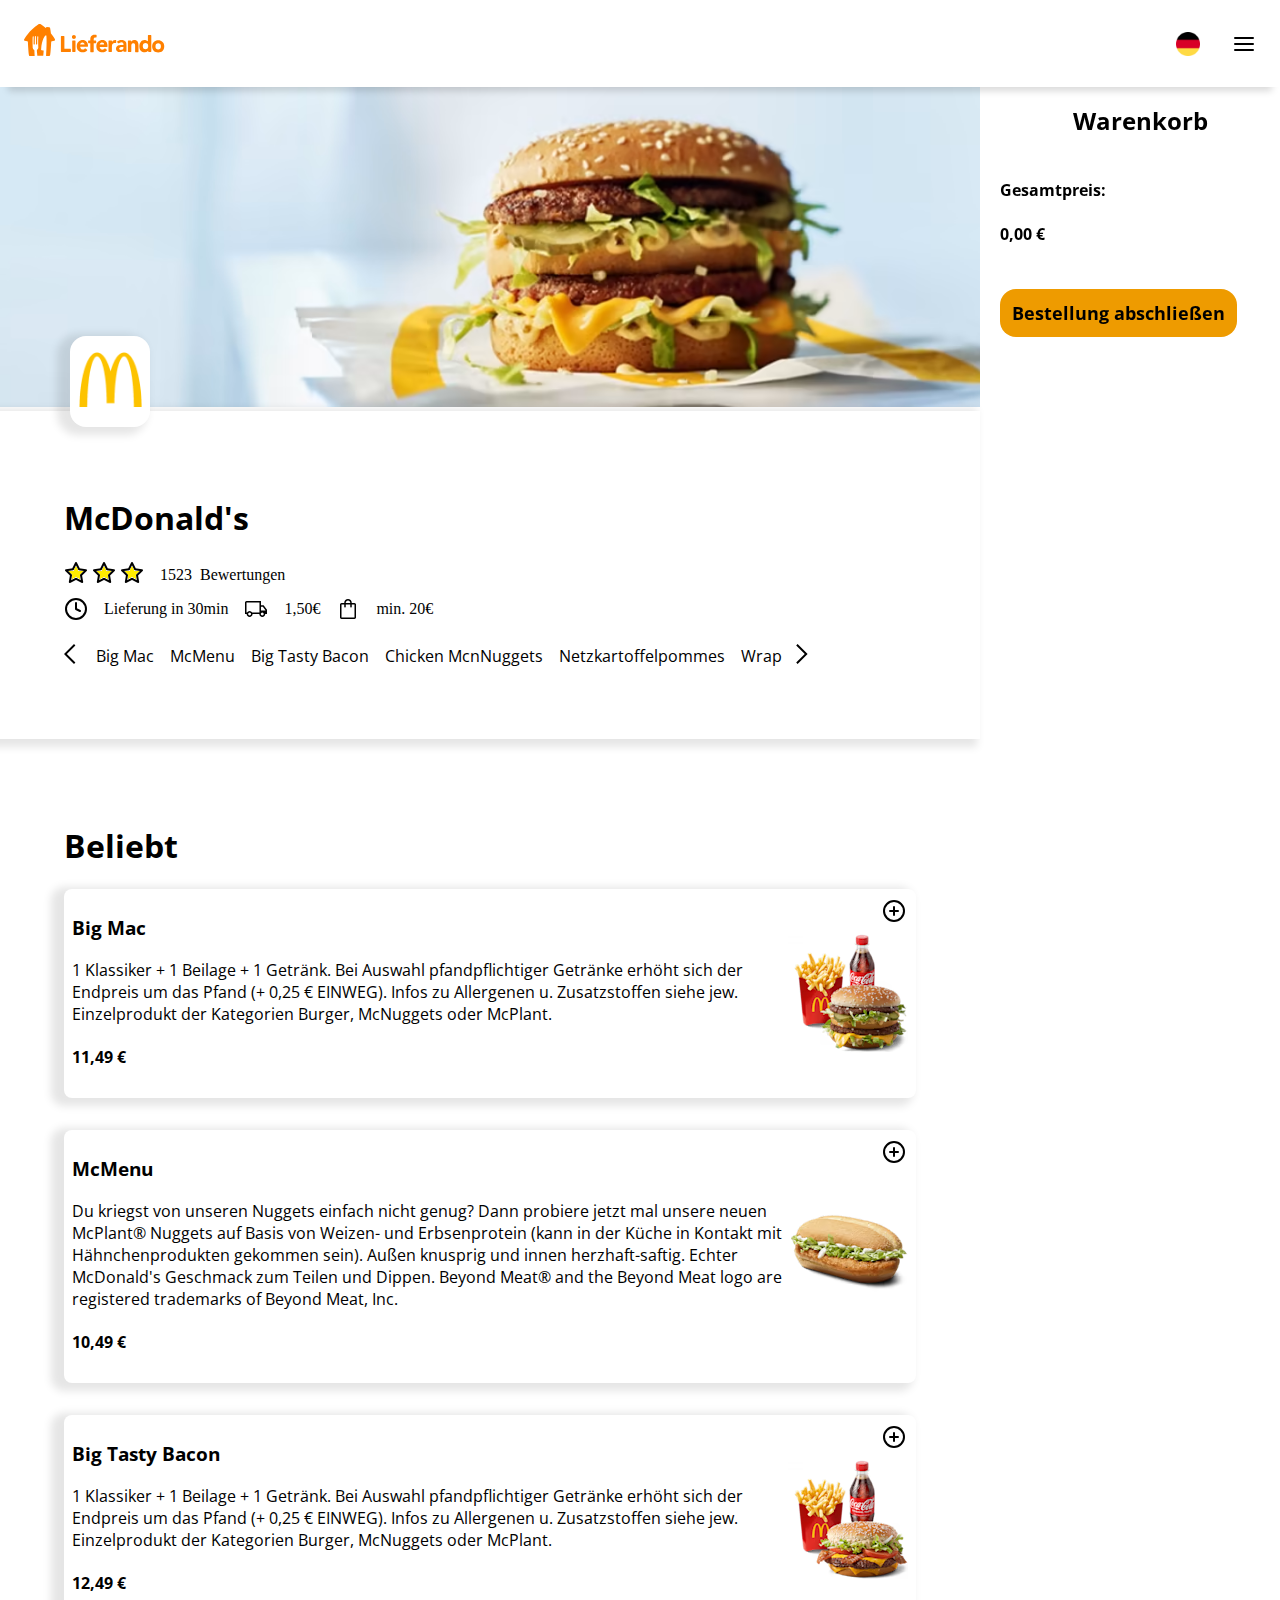
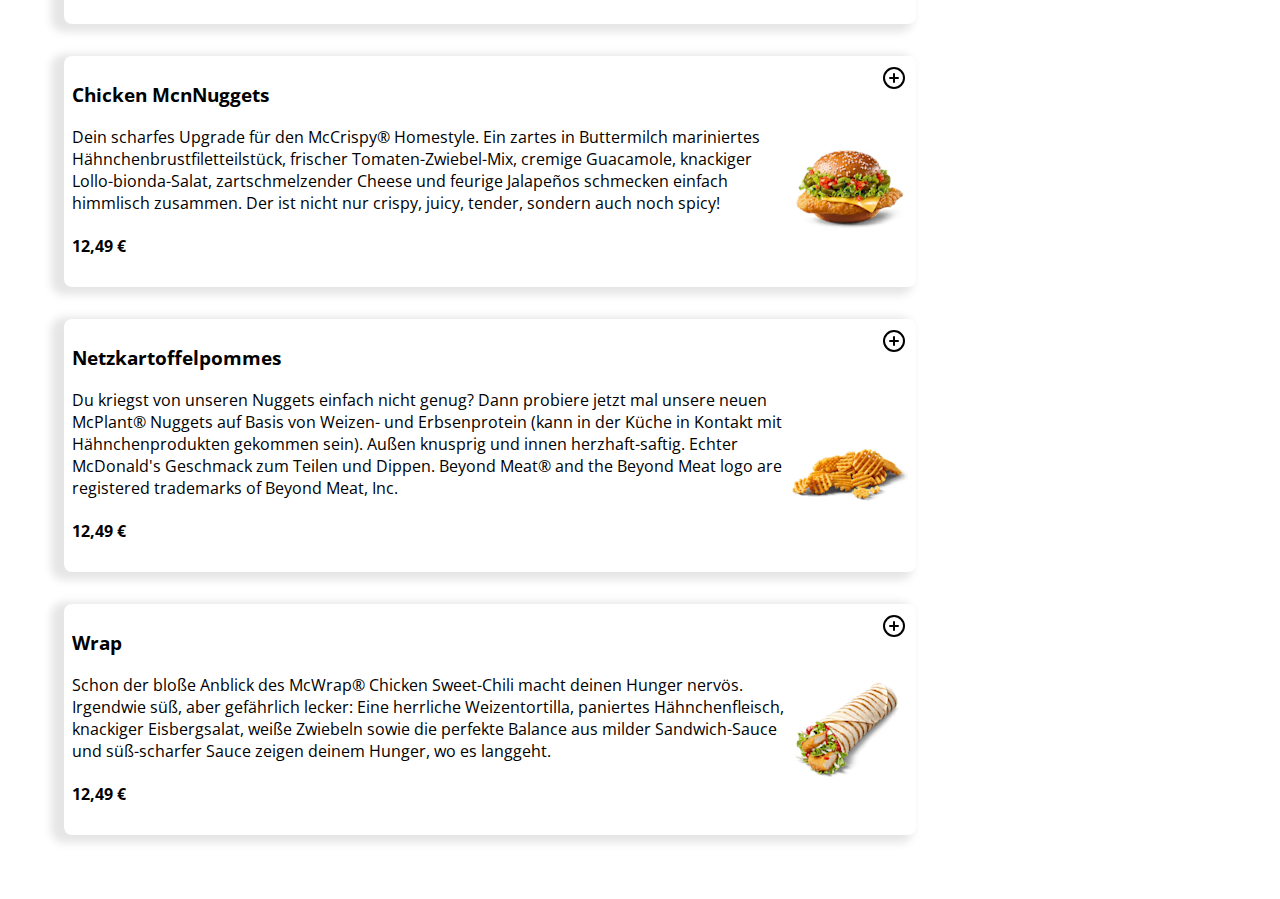
<file: index.html>
<!DOCTYPE html>
<html lang="en">

<head>
    <meta charset="UTF-8">
    <meta http-equiv="X-UA-Compatible" content="IE=edge">
    <meta name="viewport" content="width=device-width, initial-scale=1.0">
    <title>Lieferando</title>
    <link href="style.css" rel="stylesheet">
    <link href="fonts.css" rel="stylesheet">
    <script src="script.js"></script>
</head>

<body onload="render()">

    <header>
        <div class="header-left-side">
            <a href="/index.html"><img src="./img/lieferando-brand.svg" class="brand-logo"></a>
        </div>

        <div class="header-right-side">
            <img src="./icons/germany.png" class="lang-icon">
            <img src="./icons/menu.svg" id="burger-menu" onclick="popup(), showPoup()">
        </div>
    </header>

    <div class="main-container" id="main-container">
        <main>
            <img src="./img/burger.avif" class="food-img">

            <div class="logo-container">
                <img src="./icons/mcd.png" class="restaurant-logo">
            </div>
        </main>


        <div class="restaurant-info">

            <h1>McDonald's</h1>
            <div class="ratingContainer">
                <div class="rating" id="rating"><img src="./icons/star.svg" alt="rating"></div>
                <div class="comments" id="comments"></div>
            </div>
            <div class="delivery-info">
                <img src="./icons/clock.svg" class="icon-basket"> Lieferung in 30min
                <img src="./icons/shipping.svg" class="icon-basket"> 1,50€
                <img src="./icons/bag.svg" class="icon-basket">min. 20€
            </div>
            <div class="food-nav-container">
                <div class="icon-background"><img src="./icons/arrow-back.svg" class="icon-basket"
                        onclick="rightScroll()"></div>
                <div class="food-nav" id="food-nav"></div>
                <div class="icon-background"><img src="./icons/arrow-forward.svg" class="icon-basket"
                        onclick="leftScroll()"></div>
            </div>

        </div>

        <div class="cards-container">
            <h1>Beliebt</h1>
            <div class="cards" id="cards"></div>
        </div>

        <aside>
            <div class="basket-container">
                <h2>Warenkorb</h2>
                <div class="basket" id="basket">
                </div>
                <br><b>Gesamtpreis:</b><br>
                <div class="sum" id="sum"></div>
            </div>

        </aside>
    </div>

    <div class="mobile-basket" id="mobile-basket">
        <button class="mobile-basket-button" id="mobile-basket-button" onclick="showPopupBasket()">Warenkorb:</button>
    </div>

    <div class="mobile-basket-popup-background" id="mobile-basket-popup-background">
        <div class="popup-close scale" onclick="closePopupBasket()">
            <img src="./icons/x.svg">
        </div>
        <div class="mobile-basket-popup scale">
            <div class="mobile-basket-popup-content">

            </div>
            <div id="sum-mobile-basket">
            </div>
            <div>
                <a href="./order-complete.html"><button onclick="emptyBasket()">Bestellung abschließen</button></a>
            </div>

        </div>





    </div>
</body>

</html>
</file>
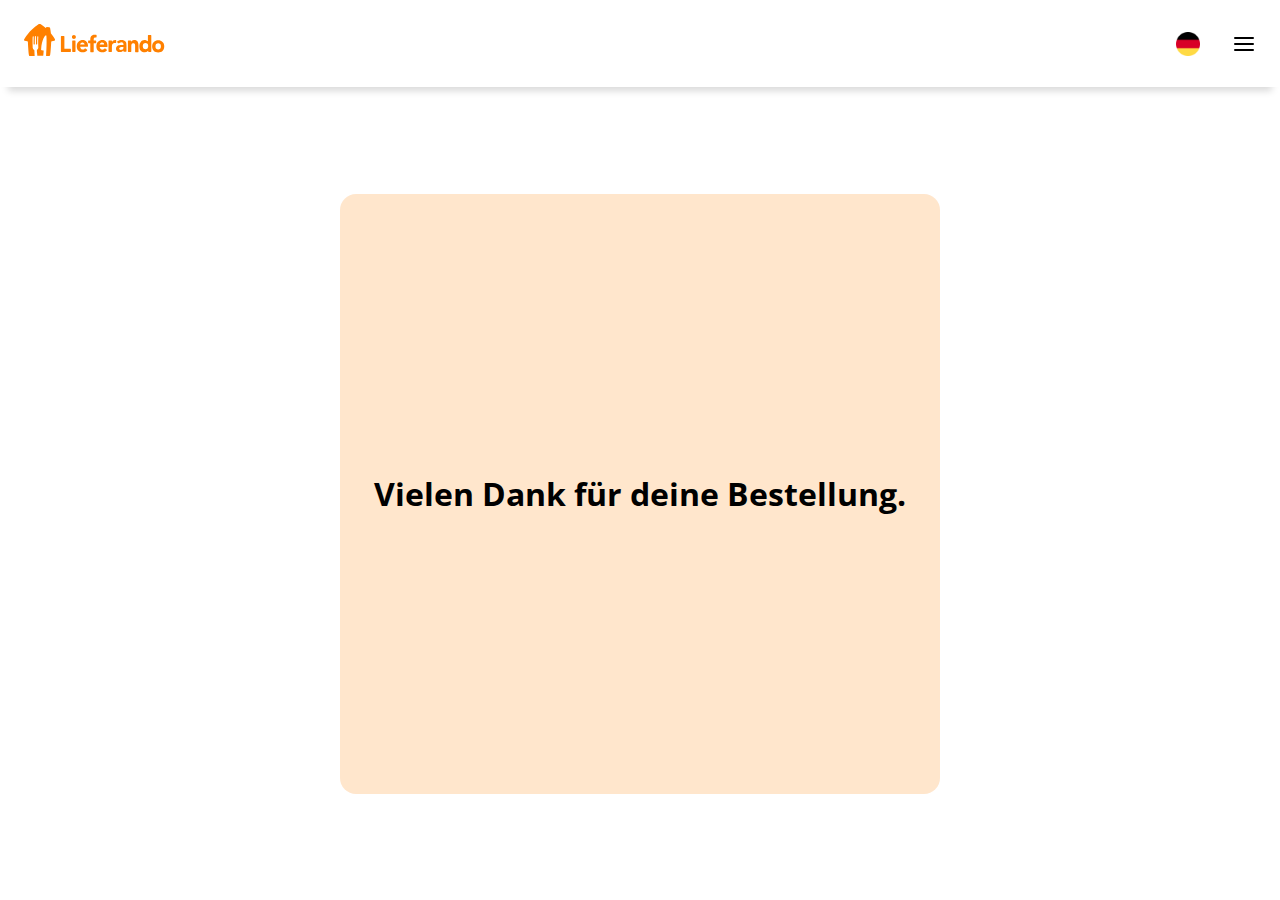
<file: order-complete.html>
<!DOCTYPE html>
<html lang="en">

<head>
    <meta charset="UTF-8">
    <meta http-equiv="X-UA-Compatible" content="IE=edge">
    <meta name="viewport" content="width=device-width, initial-scale=1.0">
    <title>Lieferando</title>
    <link href="style.css" rel="stylesheet">
    <link href="fonts.css" rel="stylesheet">
    <script src="script.js"></script>
</head>

<body>

    <header>
        <div class="header-left-side">
            <a href="./index.html"><img src="./img/lieferando-brand.svg" class="brand-logo"></a>
        </div>

        <div class="header-right-side">
            <img src="./icons/germany.png" class="lang-icon">
            <img src="./icons/menu.svg" id="burger-menu" onclick="popup(), showPoup()">
        </div>
    </header>
    <div class="order-complete-container">
        <div class="complete-container">
            <h1>Vielen Dank für deine Bestellung.</h1>
        </div>
    </div>
</body>

</html>
</file>
<file: style.css>
html {
    scroll-behavior: smooth;
}

body {
    margin: 0;
}

header {
    display: flex;
    justify-content: space-between;
    padding: 24px;
    box-shadow: 0px 12px 7px -8px rgba(0, 0, 0, 0.15);
    z-index: 8;
    background-color: white;
}

.lang-icon {
    width: 24px;
    height: 24px;
}

.header-right-side {
    display: inherit;
    align-items: center;
    gap: 32px;
}

main {
    position: relative;
}

.food-img {
    height: 320px;
    object-fit: cover;
    position: relative;
    z-index: -1;
    width: 100%;
    overflow: hidden;
}

.main-container {
    display: block;
    width: calc(100% - 300px);
}

.basket-container {
    position: fixed;
    top: 84px;
    right: 0;
    width: 280px;
    font-family: 'Open Sans', sans-serif;
}

h1 {
    font-family: "Open Sans", sans-serif;
}


h2 {
    font-family: "Open Sans", sans-serif;
    text-align: center;
}

.logo-container {
    background-color: white;
    position: absolute;
    left: 70px;
    bottom: -16px;
    border-radius: 16px;
    padding-bottom: 16px;
    padding-top: 16px;
    box-shadow: -8px 3px 8px 5px rgba(0, 0, 0, 0.1);
}

.restaurant-logo {
    width: 80px;
}

.restaurant-info {
    padding: 64px;
    box-shadow: -8px 3px 8px 5px rgba(0, 0, 0, 0.1);

}

.food-nav {
    overflow: hidden;
    white-space: nowrap;
    display: flex;
    scroll-behavior: smooth;
}

.food-nav-inline {
    display: inline-block;
    padding: 8px;
}


.food-nav a {
    text-decoration: none;
    font-family: 'Open Sans', sans-serif;
    color: black;
    font-size: 16;
}

.food-nav-inline:hover {
    cursor: pointer;
    background-color: aliceblue;
    border-radius: 16px;
}

.food-nav-container {
    display: flex;
    align-items: center;
}

.ratingContainer {
    display: flex;
    align-items: center;
    gap: 16px;
    margin-bottom: 8px;
}

.delivery-info {
    display: flex;
    align-items: center;
    gap: 16px;
    margin-bottom: 16px;
}

.cards-container {
    padding: 64px;
}

.cards {
    display: flex;
    gap: 32px;
    flex-direction: column;
    font-family: 'Open Sans', sans-serif;
}

.card {
    padding: 8px;
    box-shadow: -8px 3px 8px 5px rgba(0, 0, 0, 0.1);
    border-radius: 8px;
    display: flex;
    justify-content: space-around;
    align-items: center;
    position: relative;

}

.card:hover {
    cursor: pointer;
    scale: 1.02;
    background-color: rgb(226, 226, 226);
    transition: 50ms scale ease-in-out;

}

.card-img {}

.plus {
    position: absolute;
    top: 10px;
    right: 10px;
    width: 24px;
    height: 24px;
}

.plus:hover {
    scale: 1.1;
    cursor: pointer;
}

.basket {
    font-family: 'Open Sans', sans-serif;
    font-size: 14px;
    box-shadow: 2px 2px 2px rgba(0, 0, 0, 0.15);
}

table {
    width: 100%;
    text-align: left;
    animation: 225ms appear ease-in-out;
}

.icon-basket {
    width: 24px;
    height: 24px;
}

.icon-basket:hover {
    scale: 1.1;
    cursor: pointer;
}

.icon-background {
    background-color: white;
}

.addNotes {
    cursor: pointer;
    text-decoration: underline;
}

.note-input {
    display: flex;
    align-items: center;
    gap: 8px;
}

textarea {
    font-family: 'Open Sans', sans-serif;
    border-radius: 8px;
}

textarea:focus {
    outline: none;
}

.note-input img {
    width: 20px;
    height: 20px;
}

.changeNote {
    text-decoration: underline;
    color: blue;
    cursor: pointer;
}

button {
    font-family: 'Open Sans', sans-serif;
    font-weight: 700;
    font-size: 18px;
    background-color: rgb(238, 155, 0);
    border-radius: 16px;
    border: 0;
    padding: 12px;
}

button:hover {
    scale: 1.1;
    transition: 50ms scale ease-in-out;
    cursor: pointer;
}

.popup-container {
    background-color: rgba(0, 0, 0, 0.5);
    position: fixed;
    top: 0;
    right: 0;
    bottom: 0;
    left: 0;
    display: none;
    animation: 200ms appear ease-in-out;
}

@keyframes appear {
        from {
            opacity: 0;
        }

        to {
            opacity: 100;
        }
}

.popup {
    position: fixed;
    top: 50%;
    left: 50%;
    width: 500px;
    height: 500px;
    margin-top: -300px;
    /* Negative half of height. */
    margin-left: -250px;
    /* Negative half of width. */
    background-color: white;
    border-radius: 16px;
    display: flex;
    align-items: center;
    justify-content: center;
    font-family: 'Open Sans', sans-serif;
    font-weight: 800;
}

.popup img {
    align-self: flex-start;
    justify-self: right;

}

.popup-input {
    display: flex;
    flex-direction: column;
    gap: 16px;
    box-sizing: content-box;
}

.popup-input input {
    border: 1px solid rgba(0, 0, 0, 0.5);
    border-radius: 8px;
    height: 24px;
    padding-right: 8px;
    padding-left: 8px;
    text-align: center;
}

.popup-input input::placeholder {
    text-align: center;
}

.popup-close {
    position: absolute;
    top: 0;
    right: 0;
    margin: 16px;
}

.popup-close:hover {
    scale: 1.1;
    cursor: pointer;
}

.show {
    display: flex;
}

#burger-menu {
    cursor: pointer;
}

#burger-menu:hover {
    scale: 1.1;
}

.warning {
    font-family: 'Open Sans', sans-serif;
    color: red;
    font-weight: 400;
    font-size: 16px;
}

@media (max-width: 820px) {
    aside {
        display: none;
    }

    .main-container {
        width: 100%;
    }

    .cards-container {
        padding: 10px;
    }

    .restaurant-info {
        padding: 10px;
    }

    .mobile-basket {
        display: flex;
    }

    .popup {
        width: 300px;
        height: 300px;
        margin-top: -200px;
        /* Negative half of height. */
        margin-left: -150px;
        /* Negative half of width. */
    }

    .card-content {
        font-size: 0.9em;
        text-align: justify;
        text-align-last: none;
    }

    .order-complete-container h1 {
        font-size: 1.5em;
    }
}

@media (min-width: 820px) {

    .mobile-basket {
        display: none;
    }

}

@media (max-width: 400px) {

    .food-card-img {
        width: 70px;
        height: 70px;
    }

}


.mobile-basket {
    bottom: 0;
    right: 0;
    left: 0;
    width: 100%;
    justify-content: center;
    align-items: center;
    background-color: white;
    padding: 8px;
    box-shadow: 2px 2px 2px 2px rgba(0, 0, 0, 0.2);
    position: fixed;
}

.mobile-basket-button {
    display: flex;
    align-items: center;
}

#mobile-basket-button:hover {
    scale: 1.1;
}

.hidden {
    display: none;
}

.order-complete-container {
    height: calc(100vh - 87px);
    width: 100%;
    display: flex;
    align-items: center;
    justify-content: center;
    text-align: center;
}

.complete-container {
    height: 600px;
    width: 600px;
    display: flex;
    align-items: center;
    justify-content: center;
    background-color: rgb(255 128 0 / 20%);
    border-radius: 16px;
}

.mobile-basket-popup-background {
    position: fixed;
    top: 0;
    bottom: 0;
    left: 0;
    right: 0;
    background-color: rgb(255, 255, 255);
    display: none;
}

.mobile-basket-content {
    display: flex;
    align-items: center;
    justify-content: center;
    display: flex;
}

.mobile-basket-popup {
    
        position: fixed;
        top: 10%;
        width: 100%;
        background-color: white;
        border-radius: 16px;
        display: flex;
        align-items: center;
        justify-content: center;
        flex-direction: column;
        font-family: 'Open Sans', sans-serif;
        font-size: 14px;
}

.scale {
    scale: 1.1;    
}

.hide {
    display: none;
}

.show-mobile-basket {
    display: flex;
}

#sum-mobile-basket {
    font-size: larger;
    font-weight: 800;
    margin-bottom: 36px;
    margin-top: 36px;;
}
</file>
<file: fonts.css>
/* open-sans-300 - latin */
@font-face {
  font-display: swap; /* Check https://developer.mozilla.org/en-US/docs/Web/CSS/@font-face/font-display for other options. */
  font-family: 'Open Sans';
  font-style: normal;
  font-weight: 300;
  src: url('./fonts/open-sans-v35-latin-300.eot'); /* IE9 Compat Modes */
  src: url('./fonts/open-sans-v35-latin-300.eot?#iefix') format('embedded-opentype'), /* IE6-IE8 */
       url('./fonts/open-sans-v35-latin-300.woff2') format('woff2'), /* Super Modern Browsers */
       url('./fonts/open-sans-v35-latin-300.woff') format('woff'), /* Modern Browsers */
       url('./fonts/open-sans-v35-latin-300.ttf') format('truetype'), /* Safari, Android, iOS */
       url('./fonts/open-sans-v35-latin-300.svg#OpenSans') format('svg'); /* Legacy iOS */
}
/* open-sans-300italic - latin */
@font-face {
  font-display: swap; /* Check https://developer.mozilla.org/en-US/docs/Web/CSS/@font-face/font-display for other options. */
  font-family: 'Open Sans';
  font-style: italic;
  font-weight: 300;
  src: url('./fonts/open-sans-v35-latin-300italic.eot'); /* IE9 Compat Modes */
  src: url('./fonts/open-sans-v35-latin-300italic.eot?#iefix') format('embedded-opentype'), /* IE6-IE8 */
       url('./fonts/open-sans-v35-latin-300italic.woff2') format('woff2'), /* Super Modern Browsers */
       url('./fonts/open-sans-v35-latin-300italic.woff') format('woff'), /* Modern Browsers */
       url('./fonts/open-sans-v35-latin-300italic.ttf') format('truetype'), /* Safari, Android, iOS */
       url('./fonts/open-sans-v35-latin-300italic.svg#OpenSans') format('svg'); /* Legacy iOS */
}
/* open-sans-regular - latin */
@font-face {
  font-display: swap; /* Check https://developer.mozilla.org/en-US/docs/Web/CSS/@font-face/font-display for other options. */
  font-family: 'Open Sans';
  font-style: normal;
  font-weight: 400;
  src: url('./fonts/open-sans-v35-latin-regular.eot'); /* IE9 Compat Modes */
  src: url('./fonts/open-sans-v35-latin-regular.eot?#iefix') format('embedded-opentype'), /* IE6-IE8 */
       url('./fonts/open-sans-v35-latin-regular.woff2') format('woff2'), /* Super Modern Browsers */
       url('./fonts/open-sans-v35-latin-regular.woff') format('woff'), /* Modern Browsers */
       url('./fonts/open-sans-v35-latin-regular.ttf') format('truetype'), /* Safari, Android, iOS */
       url('./fonts/open-sans-v35-latin-regular.svg#OpenSans') format('svg'); /* Legacy iOS */
}
/* open-sans-italic - latin */
@font-face {
  font-display: swap; /* Check https://developer.mozilla.org/en-US/docs/Web/CSS/@font-face/font-display for other options. */
  font-family: 'Open Sans';
  font-style: italic;
  font-weight: 400;
  src: url('./fonts/open-sans-v35-latin-italic.eot'); /* IE9 Compat Modes */
  src: url('./fonts/open-sans-v35-latin-italic.eot?#iefix') format('embedded-opentype'), /* IE6-IE8 */
       url('./fonts/open-sans-v35-latin-italic.woff2') format('woff2'), /* Super Modern Browsers */
       url('./fonts/open-sans-v35-latin-italic.woff') format('woff'), /* Modern Browsers */
       url('./fonts/open-sans-v35-latin-italic.ttf') format('truetype'), /* Safari, Android, iOS */
       url('./fonts/open-sans-v35-latin-italic.svg#OpenSans') format('svg'); /* Legacy iOS */
}
/* open-sans-500 - latin */
@font-face {
  font-display: swap; /* Check https://developer.mozilla.org/en-US/docs/Web/CSS/@font-face/font-display for other options. */
  font-family: 'Open Sans';
  font-style: normal;
  font-weight: 500;
  src: url('./fonts/open-sans-v35-latin-500.eot'); /* IE9 Compat Modes */
  src: url('./fonts/open-sans-v35-latin-500.eot?#iefix') format('embedded-opentype'), /* IE6-IE8 */
       url('./fonts/open-sans-v35-latin-500.woff2') format('woff2'), /* Super Modern Browsers */
       url('./fonts/open-sans-v35-latin-500.woff') format('woff'), /* Modern Browsers */
       url('./fonts/open-sans-v35-latin-500.ttf') format('truetype'), /* Safari, Android, iOS */
       url('./fonts/open-sans-v35-latin-500.svg#OpenSans') format('svg'); /* Legacy iOS */
}
/* open-sans-500italic - latin */
@font-face {
  font-display: swap; /* Check https://developer.mozilla.org/en-US/docs/Web/CSS/@font-face/font-display for other options. */
  font-family: 'Open Sans';
  font-style: italic;
  font-weight: 500;
  src: url('./fonts/open-sans-v35-latin-500italic.eot'); /* IE9 Compat Modes */
  src: url('./fonts/open-sans-v35-latin-500italic.eot?#iefix') format('embedded-opentype'), /* IE6-IE8 */
       url('./fonts/open-sans-v35-latin-500italic.woff2') format('woff2'), /* Super Modern Browsers */
       url('./fonts/open-sans-v35-latin-500italic.woff') format('woff'), /* Modern Browsers */
       url('./fonts/open-sans-v35-latin-500italic.ttf') format('truetype'), /* Safari, Android, iOS */
       url('./fonts/open-sans-v35-latin-500italic.svg#OpenSans') format('svg'); /* Legacy iOS */
}
/* open-sans-600 - latin */
@font-face {
  font-display: swap; /* Check https://developer.mozilla.org/en-US/docs/Web/CSS/@font-face/font-display for other options. */
  font-family: 'Open Sans';
  font-style: normal;
  font-weight: 600;
  src: url('./fonts/open-sans-v35-latin-600.eot'); /* IE9 Compat Modes */
  src: url('./fonts/open-sans-v35-latin-600.eot?#iefix') format('embedded-opentype'), /* IE6-IE8 */
       url('./fonts/open-sans-v35-latin-600.woff2') format('woff2'), /* Super Modern Browsers */
       url('./fonts/open-sans-v35-latin-600.woff') format('woff'), /* Modern Browsers */
       url('./fonts/open-sans-v35-latin-600.ttf') format('truetype'), /* Safari, Android, iOS */
       url('./fonts/open-sans-v35-latin-600.svg#OpenSans') format('svg'); /* Legacy iOS */
}
/* open-sans-600italic - latin */
@font-face {
  font-display: swap; /* Check https://developer.mozilla.org/en-US/docs/Web/CSS/@font-face/font-display for other options. */
  font-family: 'Open Sans';
  font-style: italic;
  font-weight: 600;
  src: url('./fonts/open-sans-v35-latin-600italic.eot'); /* IE9 Compat Modes */
  src: url('./fonts/open-sans-v35-latin-600italic.eot?#iefix') format('embedded-opentype'), /* IE6-IE8 */
       url('./fonts/open-sans-v35-latin-600italic.woff2') format('woff2'), /* Super Modern Browsers */
       url('./fonts/open-sans-v35-latin-600italic.woff') format('woff'), /* Modern Browsers */
       url('./fonts/open-sans-v35-latin-600italic.ttf') format('truetype'), /* Safari, Android, iOS */
       url('./fonts/open-sans-v35-latin-600italic.svg#OpenSans') format('svg'); /* Legacy iOS */
}
/* open-sans-700 - latin */
@font-face {
  font-display: swap; /* Check https://developer.mozilla.org/en-US/docs/Web/CSS/@font-face/font-display for other options. */
  font-family: 'Open Sans';
  font-style: normal;
  font-weight: 700;
  src: url('./fonts/open-sans-v35-latin-700.eot'); /* IE9 Compat Modes */
  src: url('./fonts/open-sans-v35-latin-700.eot?#iefix') format('embedded-opentype'), /* IE6-IE8 */
       url('./fonts/open-sans-v35-latin-700.woff2') format('woff2'), /* Super Modern Browsers */
       url('./fonts/open-sans-v35-latin-700.woff') format('woff'), /* Modern Browsers */
       url('./fonts/open-sans-v35-latin-700.ttf') format('truetype'), /* Safari, Android, iOS */
       url('./fonts/open-sans-v35-latin-700.svg#OpenSans') format('svg'); /* Legacy iOS */
}
/* open-sans-700italic - latin */
@font-face {
  font-display: swap; /* Check https://developer.mozilla.org/en-US/docs/Web/CSS/@font-face/font-display for other options. */
  font-family: 'Open Sans';
  font-style: italic;
  font-weight: 700;
  src: url('./fonts/open-sans-v35-latin-700italic.eot'); /* IE9 Compat Modes */
  src: url('./fonts/open-sans-v35-latin-700italic.eot?#iefix') format('embedded-opentype'), /* IE6-IE8 */
       url('./fonts/open-sans-v35-latin-700italic.woff2') format('woff2'), /* Super Modern Browsers */
       url('./fonts/open-sans-v35-latin-700italic.woff') format('woff'), /* Modern Browsers */
       url('./fonts/open-sans-v35-latin-700italic.ttf') format('truetype'), /* Safari, Android, iOS */
       url('./fonts/open-sans-v35-latin-700italic.svg#OpenSans') format('svg'); /* Legacy iOS */
}
/* open-sans-800 - latin */
@font-face {
  font-display: swap; /* Check https://developer.mozilla.org/en-US/docs/Web/CSS/@font-face/font-display for other options. */
  font-family: 'Open Sans';
  font-style: normal;
  font-weight: 800;
  src: url('./fonts/open-sans-v35-latin-800.eot'); /* IE9 Compat Modes */
  src: url('./fonts/open-sans-v35-latin-800.eot?#iefix') format('embedded-opentype'), /* IE6-IE8 */
       url('./fonts/open-sans-v35-latin-800.woff2') format('woff2'), /* Super Modern Browsers */
       url('./fonts/open-sans-v35-latin-800.woff') format('woff'), /* Modern Browsers */
       url('./fonts/open-sans-v35-latin-800.ttf') format('truetype'), /* Safari, Android, iOS */
       url('./fonts/open-sans-v35-latin-800.svg#OpenSans') format('svg'); /* Legacy iOS */
}
/* open-sans-800italic - latin */
@font-face {
  font-display: swap; /* Check https://developer.mozilla.org/en-US/docs/Web/CSS/@font-face/font-display for other options. */
  font-family: 'Open Sans';
  font-style: italic;
  font-weight: 800;
  src: url('./fonts/open-sans-v35-latin-800italic.eot'); /* IE9 Compat Modes */
  src: url('./fonts/open-sans-v35-latin-800italic.eot?#iefix') format('embedded-opentype'), /* IE6-IE8 */
       url('./fonts/open-sans-v35-latin-800italic.woff2') format('woff2'), /* Super Modern Browsers */
       url('./fonts/open-sans-v35-latin-800italic.woff') format('woff'), /* Modern Browsers */
       url('./fonts/open-sans-v35-latin-800italic.ttf') format('truetype'), /* Safari, Android, iOS */
       url('./fonts/open-sans-v35-latin-800italic.svg#OpenSans') format('svg'); /* Legacy iOS */
}
</file>
